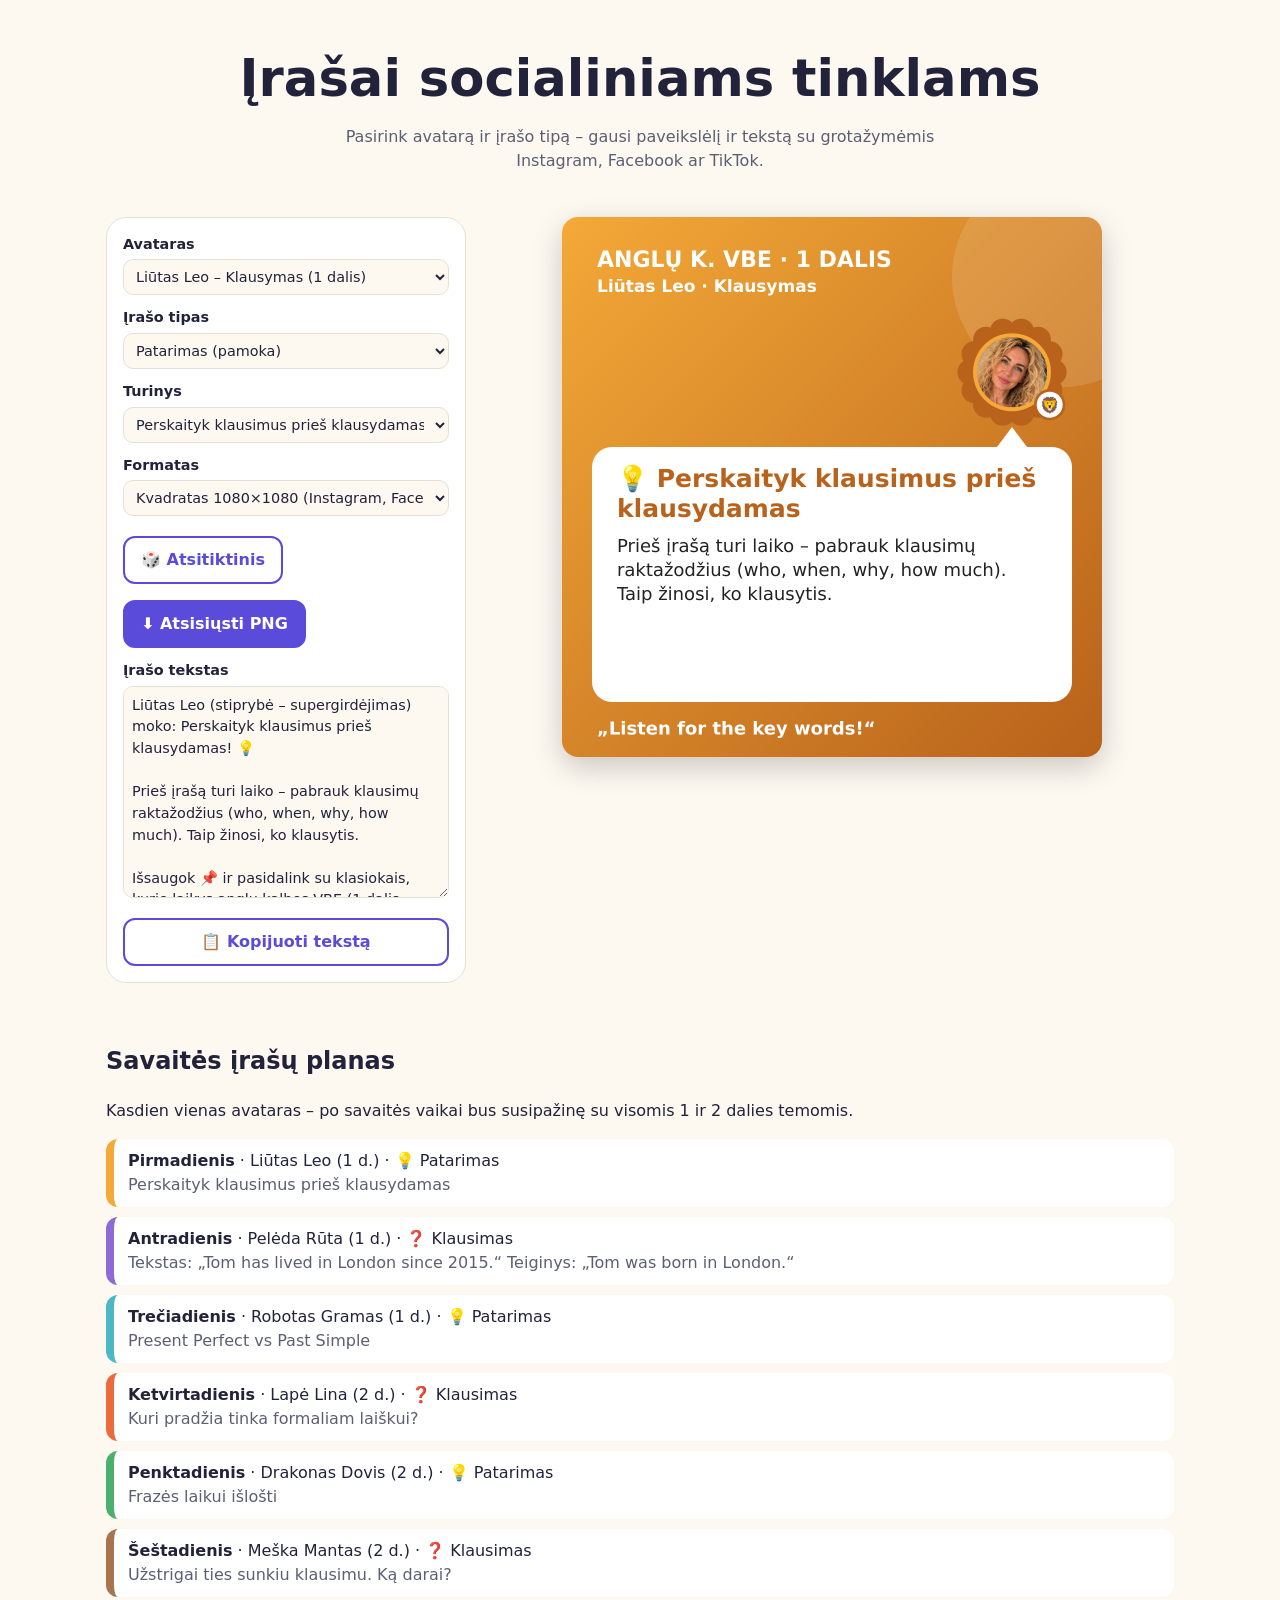
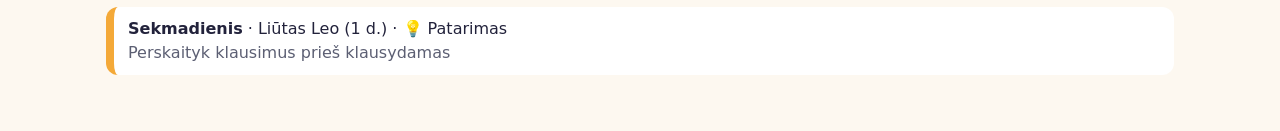
<file: generatorius.html>
<!doctype html>
<html lang="lt">
<head>
  <meta charset="utf-8">
  <meta name="viewport" content="width=device-width, initial-scale=1">
  <title>VBE Avatarai – įrašų generatorius</title>
  <meta name="description" content="Kurkite įrašus socialiniams tinklams, kuriuose avatarai moko anglų kalbos VBE.">
  <link rel="stylesheet" href="css/style.css">
</head>
<body>
  <header class="hero">
    <h1>Įrašai socialiniams tinklams</h1>
    <p>Pasirink avatarą ir įrašo tipą – gausi paveikslėlį ir tekstą su grotažymėmis Instagram, Facebook ar TikTok.</p>
  </header>

  <main class="studio">
    <form id="controls" class="panel">
      <label>Avataras
        <select id="avatar"></select>
      </label>
      <label>Įrašo tipas
        <select id="type">
          <option value="tip">Patarimas (pamoka)</option>
          <option value="quiz">Klausimas (testas)</option>
        </select>
      </label>
      <label>Turinys
        <select id="item"></select>
      </label>
      <label>Formatas
        <select id="format">
          <option value="square">Kvadratas 1080×1080 (Instagram, Facebook)</option>
          <option value="story">Vertikalus 1080×1920 (TikTok, Reels, Stories)</option>
        </select>
      </label>
      <div class="row">
        <button type="button" class="btn" id="random">🎲 Atsitiktinis</button>
        <button type="button" class="btn primary" id="download">⬇ Atsisiųsti PNG</button>
      </div>
      <label>Įrašo tekstas
        <textarea id="caption" rows="9"></textarea>
      </label>
      <button type="button" class="btn" id="copy">📋 Kopijuoti tekstą</button>
    </form>

    <div class="preview">
      <canvas id="canvas" width="1080" height="1080"></canvas>
    </div>
  </main>

  <section class="plan">
    <h2>Savaitės įrašų planas</h2>
    <p>Kasdien vienas avataras – po savaitės vaikai bus susipažinę su visomis 1 ir 2 dalies temomis.</p>
    <div id="plan"></div>
  </section>

  <script src="js/photo.js"></script>
  <script src="js/avatars.js"></script>
  <script src="js/social.js"></script>
</body>
</html>
</file>
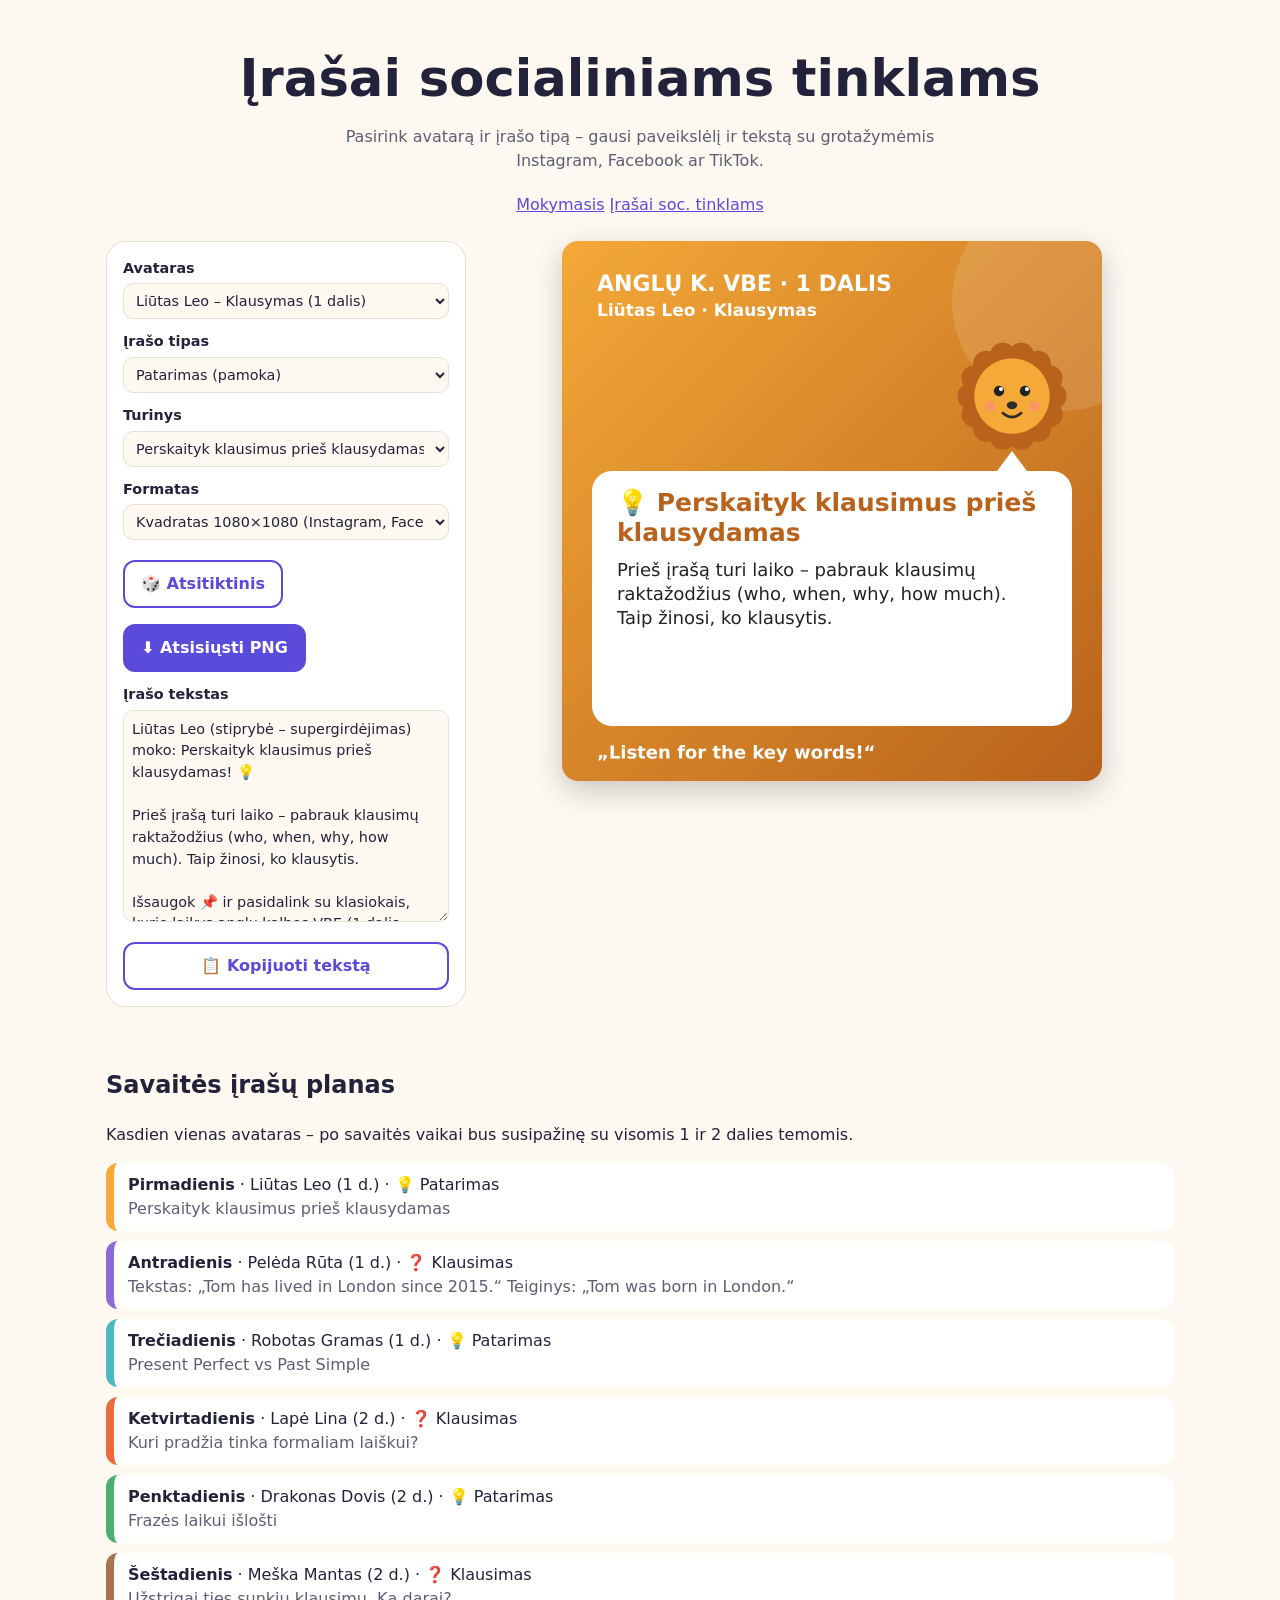
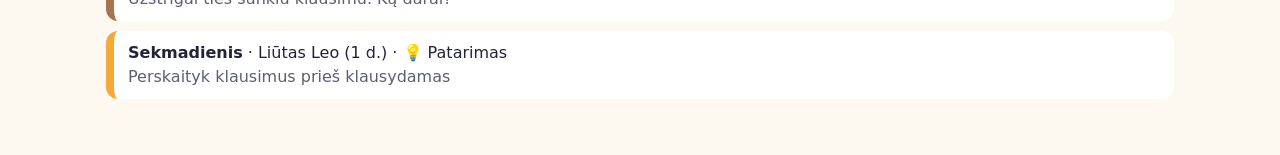
<file: social.html>
<!doctype html>
<html lang="lt">
<head>
  <meta charset="utf-8">
  <meta name="viewport" content="width=device-width, initial-scale=1">
  <title>VBE Avatarai – įrašai</title>
  <meta name="description" content="Kurkite įrašus socialiniams tinklams, kuriuose avatarai moko anglų kalbos VBE.">
  <link rel="stylesheet" href="css/style.css">
</head>
<body>
  <header class="hero">
    <h1>Įrašai socialiniams tinklams</h1>
    <p>Pasirink avatarą ir įrašo tipą – gausi paveikslėlį ir tekstą su grotažymėmis Instagram, Facebook ar TikTok.</p>
    <nav>
      <a href="index.html">Mokymasis</a>
      <a href="social.html" class="active">Įrašai soc. tinklams</a>
    </nav>
  </header>

  <main class="studio">
    <form id="controls" class="panel">
      <label>Avataras
        <select id="avatar"></select>
      </label>
      <label>Įrašo tipas
        <select id="type">
          <option value="tip">Patarimas (pamoka)</option>
          <option value="quiz">Klausimas (testas)</option>
        </select>
      </label>
      <label>Turinys
        <select id="item"></select>
      </label>
      <label>Formatas
        <select id="format">
          <option value="square">Kvadratas 1080×1080 (Instagram, Facebook)</option>
          <option value="story">Vertikalus 1080×1920 (TikTok, Reels, Stories)</option>
        </select>
      </label>
      <div class="row">
        <button type="button" class="btn" id="random">🎲 Atsitiktinis</button>
        <button type="button" class="btn primary" id="download">⬇ Atsisiųsti PNG</button>
      </div>
      <label>Įrašo tekstas
        <textarea id="caption" rows="9"></textarea>
      </label>
      <button type="button" class="btn" id="copy">📋 Kopijuoti tekstą</button>
    </form>

    <div class="preview">
      <canvas id="canvas" width="1080" height="1080"></canvas>
    </div>
  </main>

  <section class="plan">
    <h2>Savaitės įrašų planas</h2>
    <p>Kasdien vienas avataras – po savaitės vaikai bus susipažinę su visomis 1 ir 2 dalies temomis.</p>
    <div id="plan"></div>
  </section>

  <script src="js/avatars.js"></script>
  <script src="js/social.js"></script>
</body>
</html>
</file>
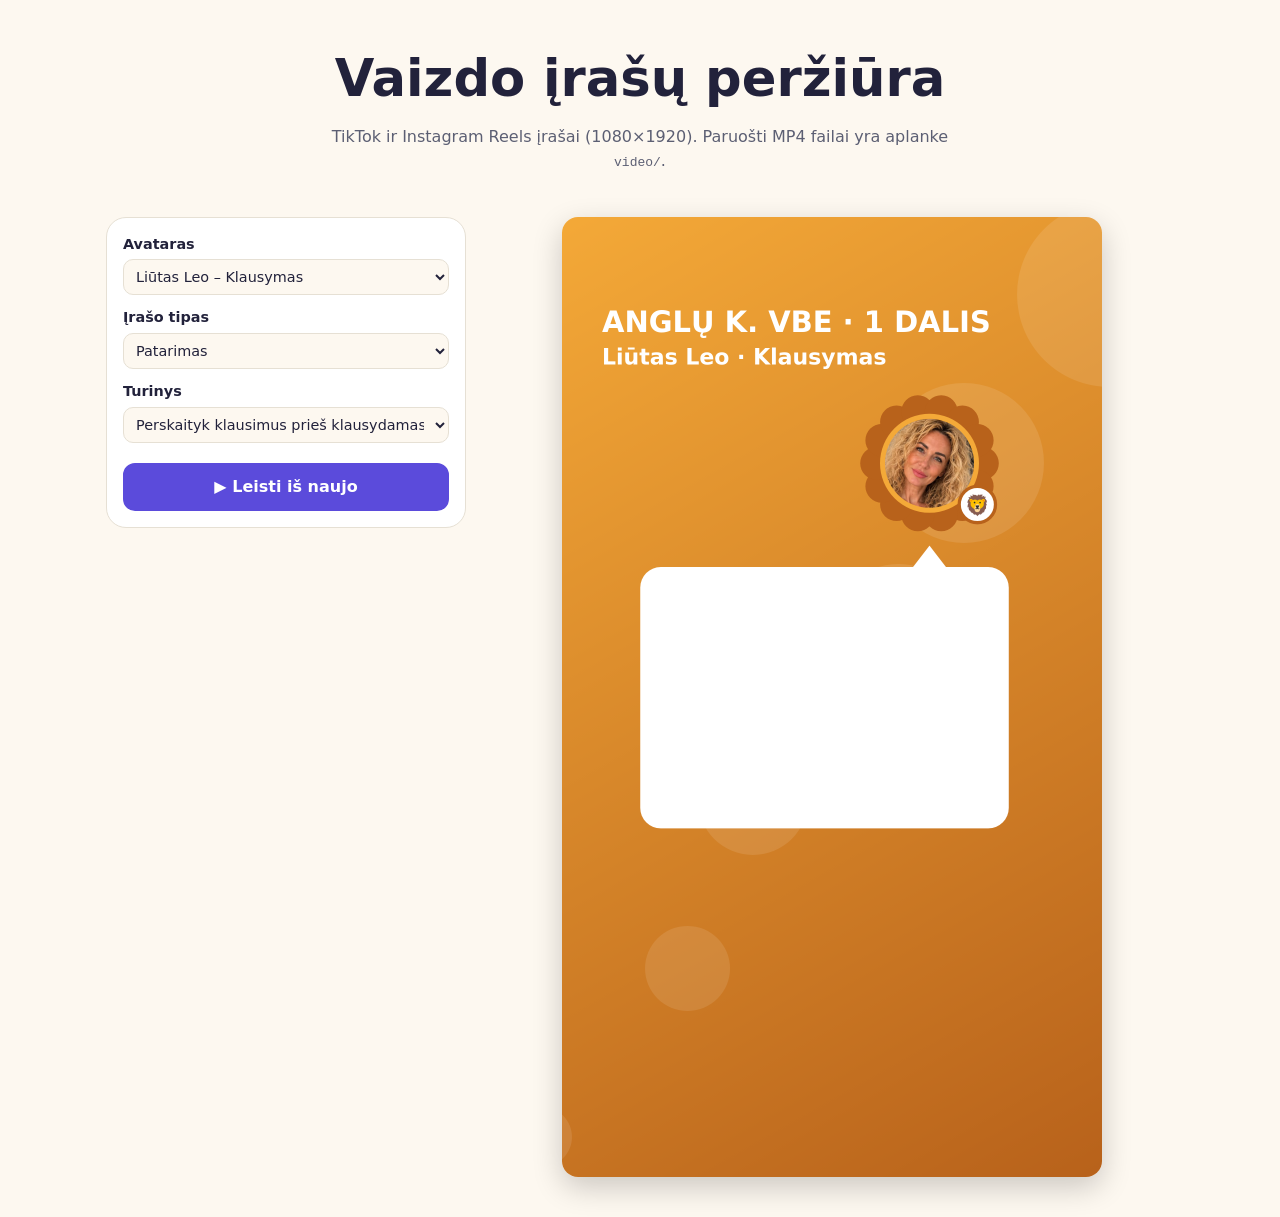
<file: video.html>
<!doctype html>
<html lang="lt">
<head>
  <meta charset="utf-8">
  <meta name="viewport" content="width=device-width, initial-scale=1">
  <title>VBE Avatarai – vaizdo įrašai</title>
  <link rel="stylesheet" href="css/style.css">
</head>
<body>
  <header class="hero">
    <h1>Vaizdo įrašų peržiūra</h1>
    <p>TikTok ir Instagram Reels įrašai (1080×1920). Paruošti MP4 failai yra aplanke <code>video/</code>.</p>
  </header>
  <main class="studio">
    <form class="panel">
      <label>Avataras <select id="avatar"></select></label>
      <label>Įrašo tipas
        <select id="type">
          <option value="tip">Patarimas</option>
          <option value="quiz">Klausimas</option>
        </select>
      </label>
      <label>Turinys <select id="item"></select></label>
      <button type="button" class="btn primary" id="play">▶ Leisti iš naujo</button>
    </form>
    <div class="preview"><canvas id="canvas" width="1080" height="1920"></canvas></div>
  </main>
  <script src="js/photo.js"></script>
  <script src="js/avatars.js"></script>
  <script src="js/video.js"></script>
  <script>
    const $ = (id) => document.getElementById(id);
    const ctx = $("canvas").getContext("2d");
    let video = null;
    let start = 0;

    $("avatar").innerHTML = AVATARS.map((a) => `<option value="${a.id}">${a.name} – ${a.skill}</option>`).join("");

    function fillItems() {
      const a = AVATARS.find((x) => x.id === $("avatar").value);
      const list = $("type").value === "tip" ? a.lessons.map((l) => l.title) : a.quiz.map((q) => q.q);
      $("item").innerHTML = list.map((t, i) => `<option value="${i}">${t.slice(0, 60)}</option>`).join("");
    }

    async function load() {
      const a = AVATARS.find((x) => x.id === $("avatar").value);
      video = await makeVideo(a, $("type").value, Number($("item").value));
      start = performance.now();
    }

    function tick(now) {
      if (video) video.draw(ctx, Math.min((now - start) / 1000, video.duration));
      requestAnimationFrame(tick);
    }

    $("avatar").addEventListener("change", () => { fillItems(); load(); });
    $("type").addEventListener("change", () => { fillItems(); load(); });
    $("item").addEventListener("change", load);
    $("play").addEventListener("click", () => (start = performance.now()));

    fillItems();
    load();
    requestAnimationFrame(tick);
  </script>
</body>
</html>
</file>
<file: css/style.css>
:root {
  --bg: #fdf8f0;
  --surface: #ffffff;
  --text: #22223b;
  --muted: #5c5f73;
  --border: #e6e0d4;
  --brand: #5b4bdb;
}

@media (prefers-color-scheme: dark) {
  :root {
    --bg: #17172a;
    --surface: #23233a;
    --text: #f1f0f7;
    --muted: #b3b3c9;
    --border: #3a3a55;
    --brand: #8f82ff;
  }
}

* { box-sizing: border-box; }

body {
  margin: 0;
  font-family: system-ui, -apple-system, "Segoe UI", Roboto, sans-serif;
  background: var(--bg);
  color: var(--text);
  line-height: 1.5;
}

a { color: var(--brand); }

.hero {
  text-align: center;
  padding: 40px 16px 24px;
}
.hero h1 { font-size: clamp(2rem, 6vw, 3.2rem); margin: 0 0 8px; }
.hero p { max-width: 640px; margin: 0 auto 20px; color: var(--muted); }
main, .plan { max-width: 1100px; margin: 0 auto; padding: 0 16px 40px; }

.btn {
  font: inherit; font-weight: 600;
  padding: 10px 16px; margin-top: 8px;
  border-radius: 12px; border: 2px solid var(--brand);
  background: var(--surface); color: var(--brand); cursor: pointer;
}
.btn.primary { background: var(--brand); color: #fff; }

/* Įrašų studija */
.studio {
  display: grid;
  grid-template-columns: minmax(260px, 360px) 1fr;
  gap: 24px;
  align-items: start;
}
@media (max-width: 760px) {
  .studio { grid-template-columns: 1fr; }
}
.panel {
  background: var(--surface);
  border: 1px solid var(--border);
  border-radius: 20px;
  padding: 16px;
  display: grid;
  gap: 12px;
}
.panel label { display: grid; gap: 4px; font-weight: 600; font-size: .9rem; }
.panel select, .panel textarea {
  font: inherit; font-weight: 400;
  padding: 8px; border-radius: 10px;
  border: 1px solid var(--border); background: var(--bg); color: var(--text);
  width: 100%;
}
.row { display: flex; gap: 8px; flex-wrap: wrap; }
.preview canvas {
  width: 100%;
  max-width: 540px;
  height: auto;
  border-radius: 16px;
  box-shadow: 0 10px 30px rgba(0,0,0,.2);
  display: block;
  margin: 0 auto;
}

.plan-list { list-style: none; padding: 0; display: grid; gap: 10px; }
.plan-list li {
  background: var(--surface);
  border-left: 8px solid var(--c);
  border-radius: 12px;
  padding: 10px 14px;
}
.plan-list span { display: block; color: var(--muted); }
</file>
